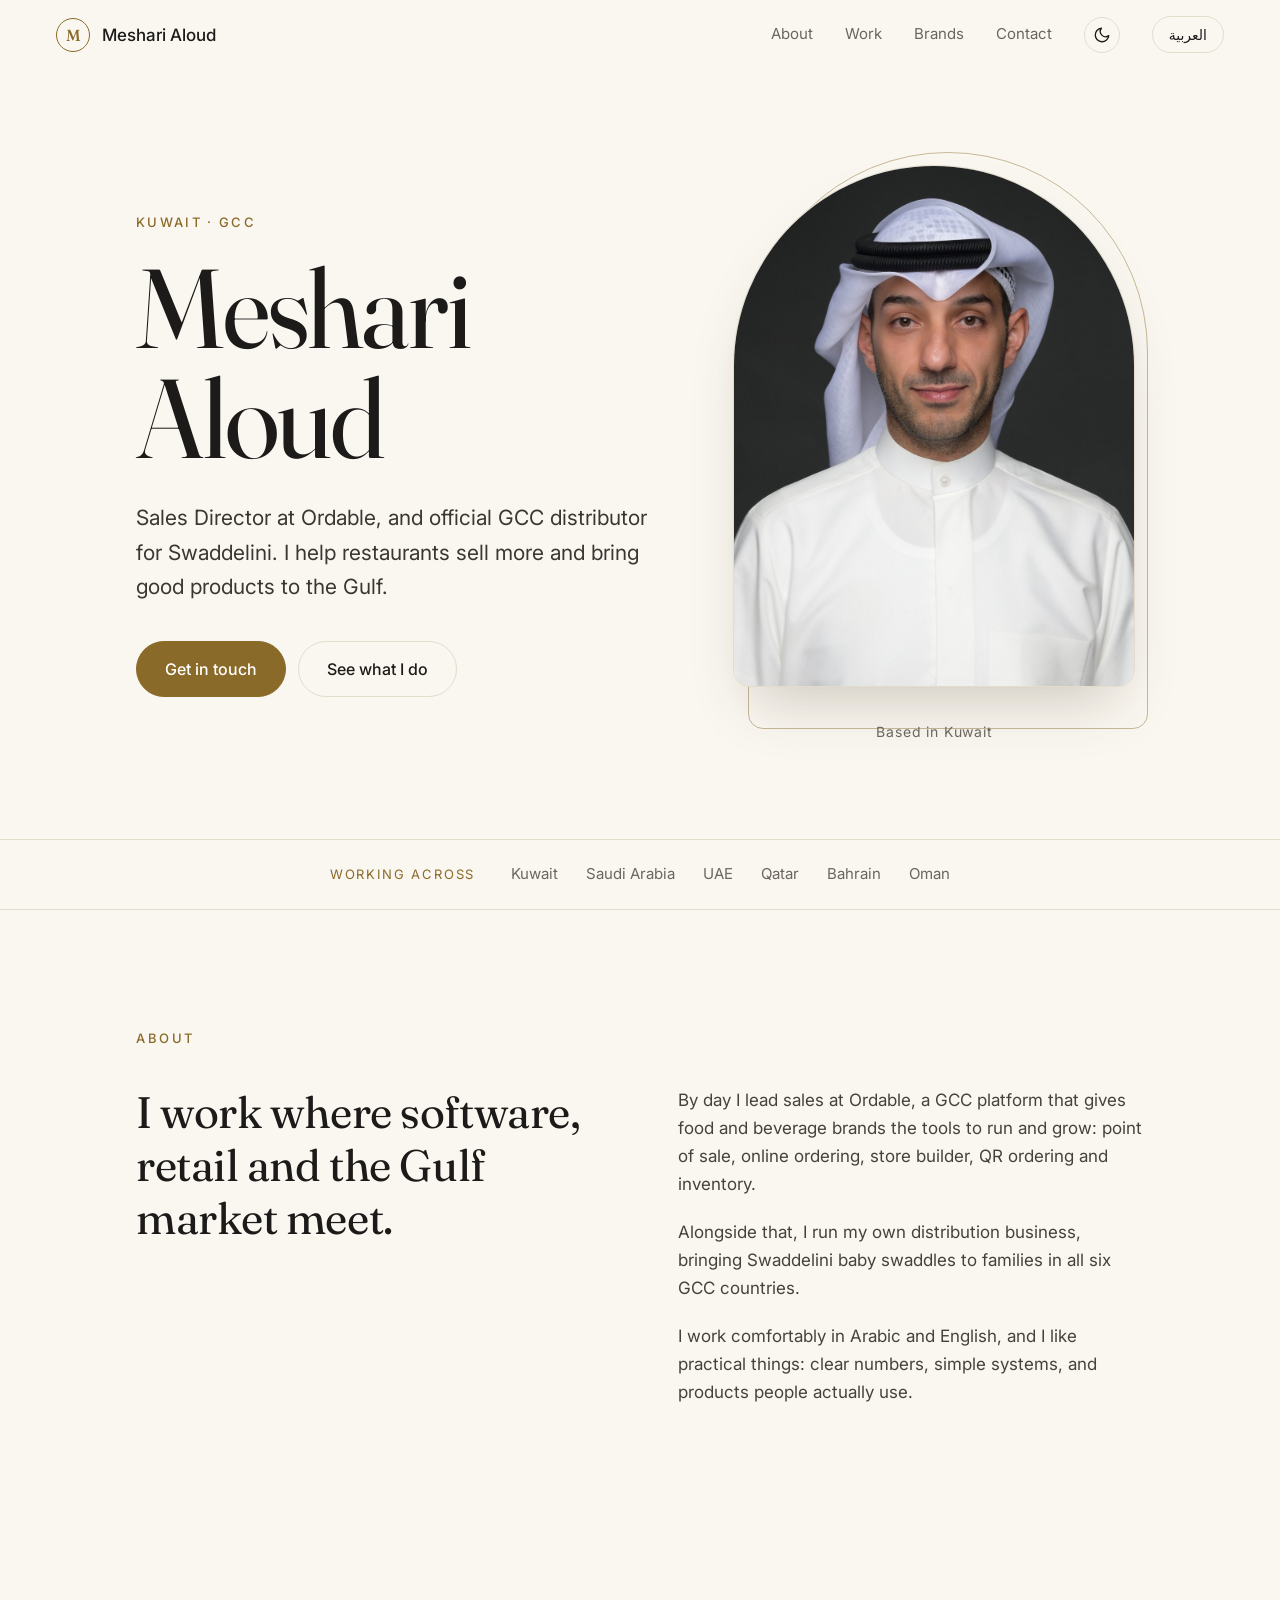
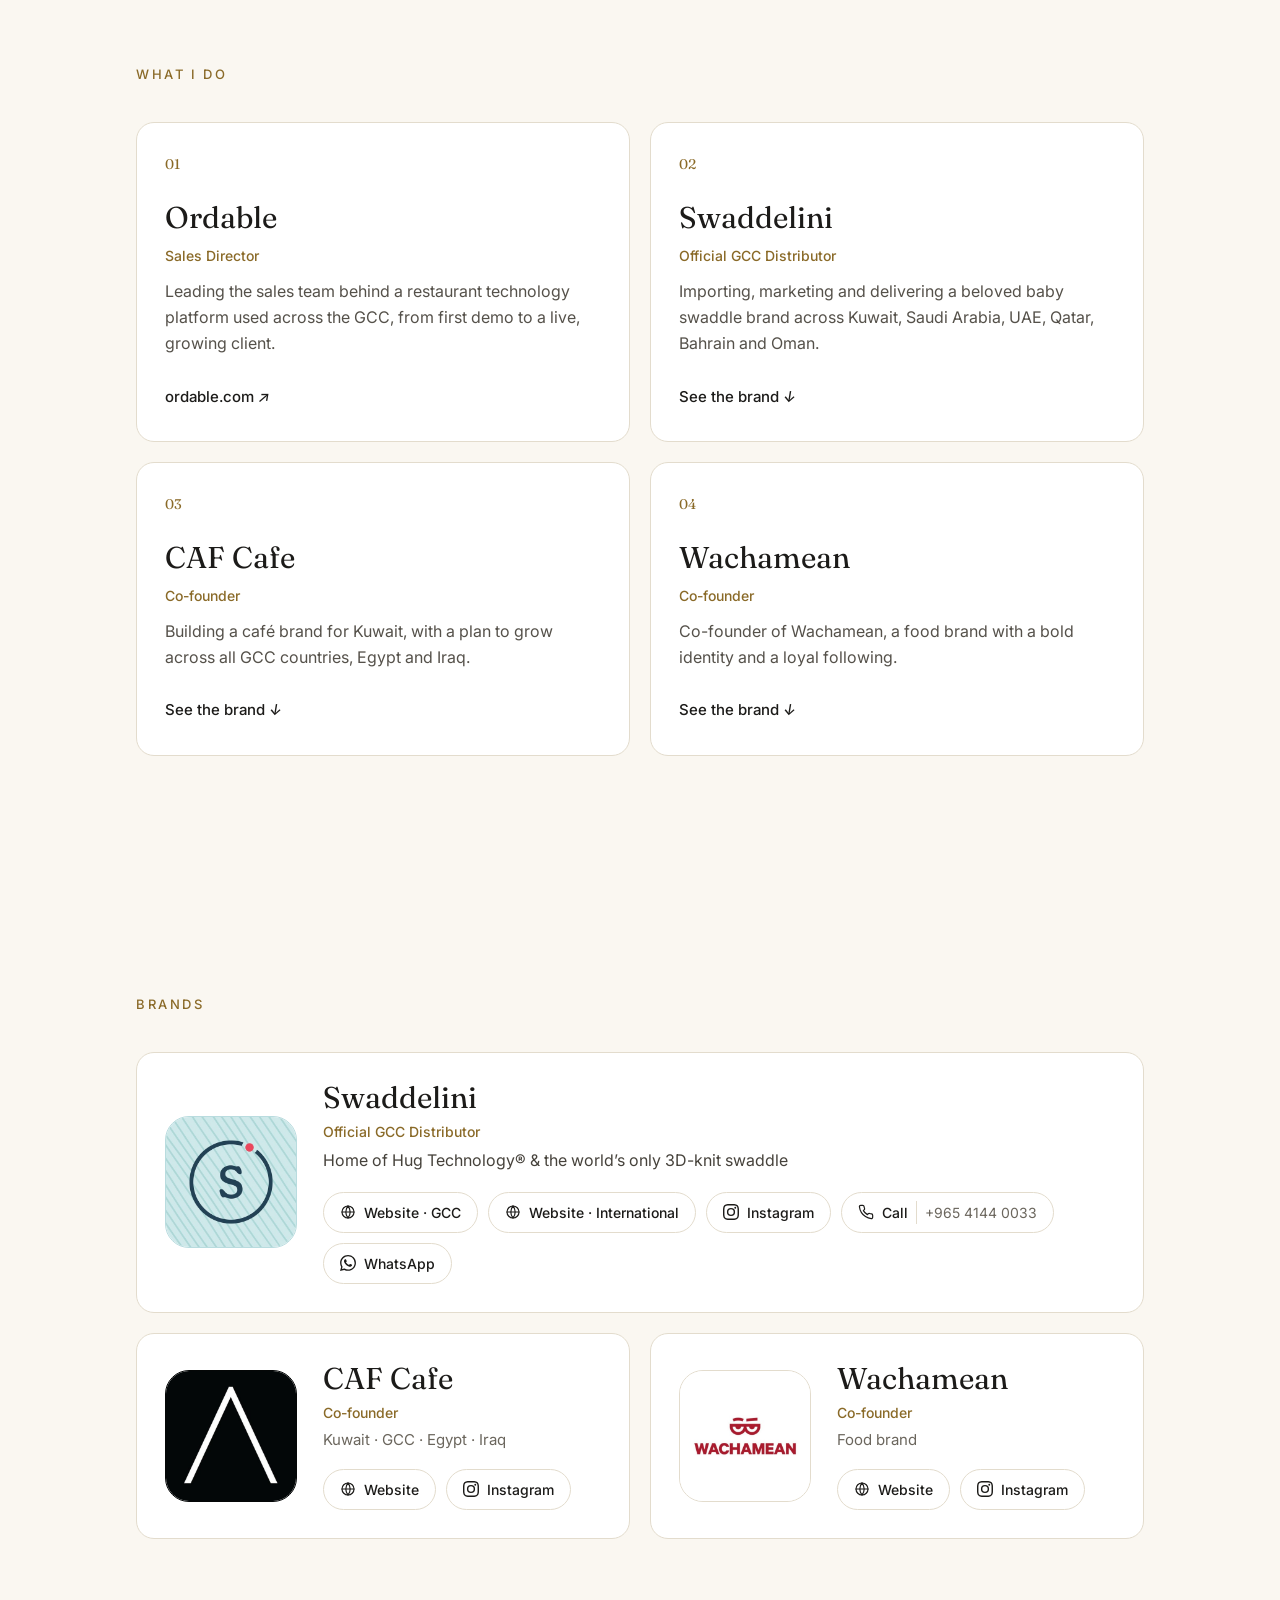
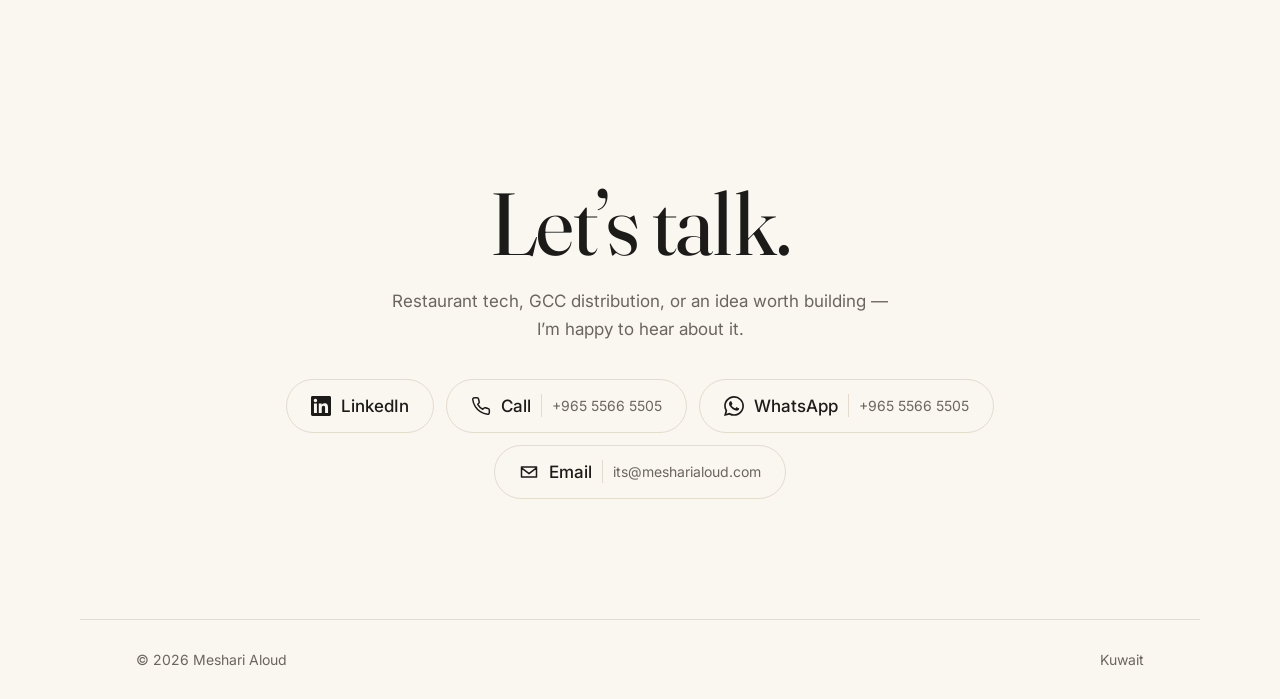
<file: index.html>
<!DOCTYPE html>
<html lang="en" dir="ltr">
<head>
<meta charset="utf-8">
<meta name="viewport" content="width=device-width, initial-scale=1">
<title>Meshari Aloud — Sales Director · Co-founder · Kuwait</title>
<meta name="description" content="Meshari Aloud — Sales Director at Ordable and official GCC distributor for Swaddelini. Based in Kuwait, building across the Gulf.">
<meta name="theme-color" content="#161616">
<meta name="color-scheme" content="dark light">
<link rel="canonical" href="https://www.mesharialoud.com/">
<meta property="og:type" content="website">
<meta property="og:title" content="Meshari Aloud">
<meta property="og:description" content="Sales Director at Ordable. GCC distributor for Swaddelini. Based in Kuwait.">
<meta property="og:image" content="https://www.mesharialoud.com/assets/og.jpg">
<meta property="og:url" content="https://www.mesharialoud.com/">
<meta name="twitter:card" content="summary_large_image">
<link rel="preconnect" href="https://fonts.googleapis.com">
<link rel="preconnect" href="https://fonts.gstatic.com" crossorigin>
<link href="https://fonts.googleapis.com/css2?family=Fraunces:opsz,wght@9..144,400;9..144,500&family=Inter:wght@400;500;600&family=IBM+Plex+Sans+Arabic:wght@400;500;600&display=swap" rel="stylesheet">
<script>
(function(){var t=null;try{t=localStorage.getItem("theme")}catch(e){}
if(!t)t=window.matchMedia&&matchMedia("(prefers-color-scheme: light)").matches?"light":"dark";
document.documentElement.dataset.theme=t;})();
</script>
<link rel="stylesheet" href="style.css">
</head>
<body>
<svg width="0" height="0" style="position:absolute" aria-hidden="true">
  <symbol id="i-ig" viewBox="0 0 24 24"><path fill="currentColor" d="M12 2.16c3.2 0 3.58.01 4.85.07 3.25.15 4.77 1.69 4.92 4.92.06 1.27.07 1.65.07 4.85s-.01 3.58-.07 4.85c-.15 3.23-1.66 4.77-4.92 4.92-1.27.06-1.64.07-4.85.07s-3.58-.01-4.85-.07c-3.26-.15-4.77-1.7-4.92-4.92C2.17 15.58 2.16 15.2 2.16 12s.01-3.58.07-4.85C2.38 3.92 3.9 2.38 7.15 2.23 8.42 2.17 8.8 2.16 12 2.16zM12 0C8.74 0 8.33.01 7.05.07 2.7.27.27 2.69.07 7.05.01 8.33 0 8.74 0 12s.01 3.67.07 4.95c.2 4.36 2.62 6.78 6.98 6.98C8.33 23.99 8.74 24 12 24s3.67-.01 4.95-.07c4.35-.2 6.78-2.62 6.98-6.98.06-1.28.07-1.69.07-4.95s-.01-3.67-.07-4.95c-.2-4.35-2.62-6.78-6.98-6.98C15.67.01 15.26 0 12 0zm0 5.84a6.16 6.16 0 1 0 0 12.32 6.16 6.16 0 0 0 0-12.32zM12 16a4 4 0 1 1 0-8 4 4 0 0 1 0 8zm6.4-11.85a1.44 1.44 0 1 0 0 2.88 1.44 1.44 0 0 0 0-2.88z"/></symbol>
  <symbol id="i-globe" viewBox="0 0 24 24"><g fill="none" stroke="currentColor" stroke-width="1.8" stroke-linecap="round" stroke-linejoin="round"><circle cx="12" cy="12" r="9"/><path d="M3 12h18M12 3a14 14 0 0 1 0 18M12 3a14 14 0 0 0 0 18"/></g></symbol>
  <symbol id="i-phone" viewBox="0 0 24 24"><path fill="none" stroke="currentColor" stroke-width="1.8" stroke-linecap="round" stroke-linejoin="round" d="M22 16.92v3a2 2 0 0 1-2.18 2 19.79 19.79 0 0 1-8.63-3.07 19.5 19.5 0 0 1-6-6 19.79 19.79 0 0 1-3.07-8.67A2 2 0 0 1 4.11 2h3a2 2 0 0 1 2 1.72 12.84 12.84 0 0 0 .7 2.81 2 2 0 0 1-.45 2.11L8.09 9.91a16 16 0 0 0 6 6l1.27-1.27a2 2 0 0 1 2.11-.45 12.84 12.84 0 0 0 2.81.7A2 2 0 0 1 22 16.92z"/></symbol>
  <symbol id="i-wa" viewBox="0 0 24 24"><path fill="currentColor" d="M17.47 14.38c-.3-.15-1.76-.87-2.03-.97-.27-.1-.47-.15-.67.15-.2.3-.77.97-.94 1.16-.17.2-.35.22-.64.07-.3-.15-1.26-.46-2.4-1.48-.88-.79-1.48-1.76-1.65-2.06-.17-.3-.02-.46.13-.6.13-.14.3-.35.45-.52.15-.17.2-.3.3-.5.1-.2.05-.37-.02-.52-.08-.15-.67-1.61-.92-2.2-.24-.58-.49-.5-.67-.51h-.57c-.2 0-.52.07-.79.37-.27.3-1.04 1.02-1.04 2.48 0 1.46 1.07 2.88 1.21 3.07.15.2 2.1 3.2 5.08 4.49.71.3 1.26.49 1.7.63.71.23 1.36.2 1.87.12.57-.08 1.76-.72 2.01-1.41.25-.7.25-1.29.17-1.41-.07-.13-.27-.2-.57-.35m-5.42 7.4h-.01a9.87 9.87 0 0 1-5.03-1.38l-.36-.21-3.74.98 1-3.65-.24-.37a9.86 9.86 0 0 1-1.51-5.26c0-5.45 4.44-9.88 9.89-9.88 2.64 0 5.12 1.03 6.99 2.9a9.82 9.82 0 0 1 2.89 6.99c0 5.45-4.44 9.88-9.88 9.88m8.41-18.3A11.82 11.82 0 0 0 12.05 0C5.5 0 .16 5.34.16 11.89c0 2.1.55 4.14 1.59 5.95L.06 24l6.3-1.65a11.88 11.88 0 0 0 5.68 1.45h.01c6.55 0 11.89-5.34 11.89-11.89 0-3.18-1.24-6.17-3.48-8.41z"/></symbol>
</svg>

<header class="nav">
  <a class="brand" href="#top" aria-label="Meshari Aloud">
    <span class="mark">M</span>
    <span class="brand-name"><span data-l="en">Meshari Aloud</span><span data-l="ar">مشاري العود</span></span>
  </a>
  <nav>
    <a href="#about"><span data-l="en">About</span><span data-l="ar">نبذة</span></a>
    <a href="#work"><span data-l="en">Work</span><span data-l="ar">أعمالي</span></a>
    <a href="#brands"><span data-l="en">Brands</span><span data-l="ar">العلامات</span></a>
    <a href="#contact"><span data-l="en">Contact</span><span data-l="ar">تواصل</span></a>
    <button id="theme" class="icon-btn" type="button" aria-label="Toggle light / dark theme">
      <svg class="i-sun" viewBox="0 0 24 24" aria-hidden="true"><g fill="none" stroke="currentColor" stroke-width="1.8" stroke-linecap="round"><circle cx="12" cy="12" r="4"/><path d="M12 2v2M12 20v2M4.9 4.9l1.4 1.4M17.7 17.7l1.4 1.4M2 12h2M20 12h2M4.9 19.1l1.4-1.4M17.7 6.3l1.4-1.4"/></g></svg>
      <svg class="i-moon" viewBox="0 0 24 24" aria-hidden="true"><path fill="none" stroke="currentColor" stroke-width="1.8" stroke-linecap="round" stroke-linejoin="round" d="M21 12.8A9 9 0 1 1 11.2 3a7 7 0 0 0 9.8 9.8z"/></svg>
    </button>
    <button id="lang" class="lang" type="button" aria-label="Switch language">
      <span data-l="en">العربية</span><span data-l="ar">English</span>
    </button>
  </nav>
</header>

<main id="top">

  <section class="hero">
    <div class="hero-text">
      <p class="eyebrow">
        <span data-l="en">Kuwait · GCC</span><span data-l="ar">الكويت · الخليج</span>
      </p>
      <h1>
        <span data-l="en">Meshari<br>Aloud</span>
        <span data-l="ar">مشاري<br>العود</span>
      </h1>
      <p class="lead">
        <span data-l="en">Sales Director at Ordable, and official GCC distributor for Swaddelini. I help restaurants sell more and bring good products to the Gulf.</span>
        <span data-l="ar">مدير المبيعات في «أوردبل»، والموزّع الرسمي لعلامة «سواديليني» في دول الخليج. أساعد المطاعم على النمو، وأجلب المنتجات المميزة إلى المنطقة.</span>
      </p>
      <div class="cta">
        <a class="btn primary" href="mailto:its@mesharialoud.com"><span data-l="en">Get in touch</span><span data-l="ar">تواصل معي</span></a>
        <a class="btn ghost" href="#work"><span data-l="en">See what I do</span><span data-l="ar">ما أعمل عليه</span></a>
      </div>
    </div>

    <figure class="portrait">
      <div class="frame">
        <img src="assets/meshari.jpg" width="1000" height="1386" alt="Portrait of Meshari Aloud" fetchpriority="high">
      </div>
      <figcaption>
        <span data-l="en">Based in Kuwait</span><span data-l="ar">مقيم في الكويت</span>
      </figcaption>
    </figure>
  </section>

  <section class="strip" aria-label="Markets">
    <p class="strip-label"><span data-l="en">Working across</span><span data-l="ar">أعمل في</span></p>
    <ul>
      <li><span data-l="en">Kuwait</span><span data-l="ar">الكويت</span></li>
      <li><span data-l="en">Saudi Arabia</span><span data-l="ar">السعودية</span></li>
      <li><span data-l="en">UAE</span><span data-l="ar">الإمارات</span></li>
      <li><span data-l="en">Qatar</span><span data-l="ar">قطر</span></li>
      <li><span data-l="en">Bahrain</span><span data-l="ar">البحرين</span></li>
      <li><span data-l="en">Oman</span><span data-l="ar">عُمان</span></li>
    </ul>
  </section>

  <section id="about" class="about">
    <h2 class="sec-title"><span data-l="en">About</span><span data-l="ar">نبذة</span></h2>
    <div class="about-grid">
      <p class="big">
        <span data-l="en">I work where software, retail and the Gulf market meet.</span>
        <span data-l="ar">أعمل حيث تلتقي التقنية والتجزئة وسوق الخليج.</span>
      </p>
      <div class="prose">
        <p>
          <span data-l="en">By day I lead sales at Ordable, a GCC platform that gives food and beverage brands the tools to run and grow: point of sale, online ordering, store builder, QR ordering and inventory.</span>
          <span data-l="ar">أقود المبيعات في «أوردبل»، المنصة الخليجية التي تمنح علامات المأكولات والمشروبات أدوات التشغيل والنمو: نقاط البيع، الطلب عبر الإنترنت، منشئ المتاجر، الطلب عبر رمز QR، والمخزون.</span>
        </p>
        <p>
          <span data-l="en">Alongside that, I run my own distribution business, bringing Swaddelini baby swaddles to families in all six GCC countries.</span>
          <span data-l="ar">وبالتوازي، أدير نشاطي التجاري في التوزيع، وأوصل مُلفّات «سواديليني» للأطفال حديثي الولادة إلى العائلات في دول الخليج الست.</span>
        </p>
        <p>
          <span data-l="en">I work comfortably in Arabic and English, and I like practical things: clear numbers, simple systems, and products people actually use.</span>
          <span data-l="ar">أعمل بالعربية والإنجليزية بسلاسة، وأحب الأشياء العملية: أرقام واضحة، وأنظمة بسيطة، ومنتجات يستخدمها الناس فعلاً.</span>
        </p>
      </div>
    </div>
  </section>

  <section id="work" class="work">
    <h2 class="sec-title"><span data-l="en">What I do</span><span data-l="ar">ما أعمل عليه</span></h2>

    <div class="cards">
      <article class="card">
        <span class="num">01</span>
        <h3>Ordable</h3>
        <p class="role"><span data-l="en">Sales Director</span><span data-l="ar">مدير المبيعات</span></p>
        <p>
          <span data-l="en">Leading the sales team behind a restaurant technology platform used across the GCC, from first demo to a live, growing client.</span>
          <span data-l="ar">أقود فريق المبيعات في منصة تقنية للمطاعم تُستخدم في الخليج، من أول عرض توضيحي حتى يصبح العميل شريكاً ناجحاً.</span>
        </p>
        <a class="more" href="https://www.ordable.com" target="_blank" rel="noopener"><span data-l="en">ordable.com</span><span data-l="ar">ordable.com</span> <i aria-hidden="true">↗</i></a>
      </article>

      <article class="card">
        <span class="num">02</span>
        <h3>Swaddelini</h3>
        <p class="role"><span data-l="en">Official GCC Distributor</span><span data-l="ar">الموزّع الرسمي في الخليج</span></p>
        <p>
          <span data-l="en">Importing, marketing and delivering a beloved baby swaddle brand across Kuwait, Saudi Arabia, UAE, Qatar, Bahrain and Oman.</span>
          <span data-l="ar">استيراد وتسويق وتوصيل علامة محبوبة لمُلفّات الأطفال في الكويت والسعودية والإمارات وقطر والبحرين وعُمان.</span>
        </p>
        <a class="more" href="#brands"><span data-l="en">See the brand</span><span data-l="ar">تعرّف على العلامة</span> <i aria-hidden="true">↓</i></a>
      </article>

      <article class="card">
        <span class="num">03</span>
        <h3>CAF Cafe</h3>
        <p class="role"><span data-l="en">Co-founder</span><span data-l="ar">شريك مؤسس</span></p>
        <p>
          <span data-l="en">Building a café brand for Kuwait, with a plan to grow across all GCC countries, Egypt and Iraq.</span>
          <span data-l="ar">أبني علامة مقاهٍ انطلاقاً من الكويت، بخطة للتوسع في جميع دول الخليج ومصر والعراق.</span>
        </p>
        <a class="more" href="#brands"><span data-l="en">See the brand</span><span data-l="ar">تعرّف على العلامة</span> <i aria-hidden="true">↓</i></a>
      </article>

      <article class="card">
        <span class="num">04</span>
        <h3>Wachamean</h3>
        <p class="role"><span data-l="en">Co-founder</span><span data-l="ar">شريك مؤسس</span></p>
        <p>
          <span data-l="en">Co-founder of Wachamean, a food brand with a bold identity and a loyal following.</span>
          <span data-l="ar">شريك مؤسس في «Wachamean»، علامة مأكولات بهوية جريئة وجمهور وفيّ.</span>
        </p>
        <a class="more" href="#brands"><span data-l="en">See the brand</span><span data-l="ar">تعرّف على العلامة</span> <i aria-hidden="true">↓</i></a>
      </article>
    </div>
  </section>

  <section id="brands" class="brands">
    <h2 class="sec-title"><span data-l="en">Brands</span><span data-l="ar">العلامات التجارية</span></h2>
    <div class="brand-grid">

      <article class="brand-card wide">
        <div class="logo logo-teal"><img src="assets/swaddelini.jpg" width="420" height="420" alt="Swaddelini logo"></div>
        <div class="brand-body">
          <h3>Swaddelini</h3>
          <p class="role"><span data-l="en">Official GCC Distributor</span><span data-l="ar">الموزّع الرسمي في الخليج</span></p>
          <p class="tagline">
            <span data-l="en">Home of Hug Technology® &amp; the world’s only 3D-knit swaddle</span>
            <span data-l="ar">موطن تقنية العناق® والمُلفّة الوحيدة في العالم المحبوكة بتقنية 3D</span>
          </p>
          <div class="brand-links">
            <a href="https://www.swaddelini.me" target="_blank" rel="noopener"><svg><use href="#i-globe"/></svg><span data-l="en">Website · GCC</span><span data-l="ar">الموقع · الخليج</span></a>
            <a href="https://www.swaddelini.com" target="_blank" rel="noopener"><svg><use href="#i-globe"/></svg><span data-l="en">Website · International</span><span data-l="ar">الموقع · عالمي</span></a>
            <a href="https://www.instagram.com/swaddelini/" target="_blank" rel="noopener"><svg><use href="#i-ig"/></svg>Instagram</a>
            <a href="tel:+96541440033"><svg><use href="#i-phone"/></svg><span data-l="en">Call</span><span data-l="ar">اتصال</span> <span class="num-ltr" dir="ltr">+965 4144 0033</span></a>
            <a href="https://wa.me/96541440033" target="_blank" rel="noopener"><svg><use href="#i-wa"/></svg>WhatsApp</a>
          </div>
        </div>
      </article>

      <article class="brand-card">
        <div class="logo logo-dark"><img src="assets/caf.jpg" width="420" height="420" alt="CAF Cafe logo"></div>
        <div class="brand-body">
          <h3>CAF Cafe</h3>
          <p class="role"><span data-l="en">Co-founder</span><span data-l="ar">شريك مؤسس</span></p>
          <p class="where"><span data-l="en">Kuwait · GCC · Egypt · Iraq</span><span data-l="ar">الكويت · الخليج · مصر · العراق</span></p>
          <div class="brand-links">
            <a href="https://cafcafe.com/" target="_blank" rel="noopener"><svg><use href="#i-globe"/></svg><span data-l="en">Website</span><span data-l="ar">الموقع</span></a>
            <a href="https://www.instagram.com/cafcafe.com" target="_blank" rel="noopener"><svg><use href="#i-ig"/></svg>Instagram</a>
          </div>
        </div>
      </article>

      <article class="brand-card">
        <div class="logo logo-light"><img src="assets/wachamean.jpg" width="420" height="420" alt="Wachamean logo"></div>
        <div class="brand-body">
          <h3>Wachamean</h3>
          <p class="role"><span data-l="en">Co-founder</span><span data-l="ar">شريك مؤسس</span></p>
          <p class="where"><span data-l="en">Food brand</span><span data-l="ar">علامة مأكولات</span></p>
          <div class="brand-links">
            <a href="https://www.wachamean.com" target="_blank" rel="noopener"><svg><use href="#i-globe"/></svg><span data-l="en">Website</span><span data-l="ar">الموقع</span></a>
            <a href="https://www.instagram.com/eatwachamean" target="_blank" rel="noopener"><svg><use href="#i-ig"/></svg>Instagram</a>
          </div>
        </div>
      </article>

    </div>
  </section>

  <section id="contact" class="contact">
    <h2><span data-l="en">Let’s talk.</span><span data-l="ar">لنتحدث.</span></h2>
    <p>
      <span data-l="en">Restaurant tech, GCC distribution, or an idea worth building — I’m happy to hear about it.</span>
      <span data-l="ar">تقنية المطاعم، التوزيع في الخليج، أو فكرة تستحق التنفيذ — يسعدني سماعها.</span>
    </p>
    <ul id="links" class="links"></ul>
  </section>
</main>

<footer>
  <span>© <span id="year">2026</span> Meshari Aloud</span>
  <span><span data-l="en">Kuwait</span><span data-l="ar">الكويت</span></span>
</footer>

<script src="script.js"></script>
</body>
</html>
</file>
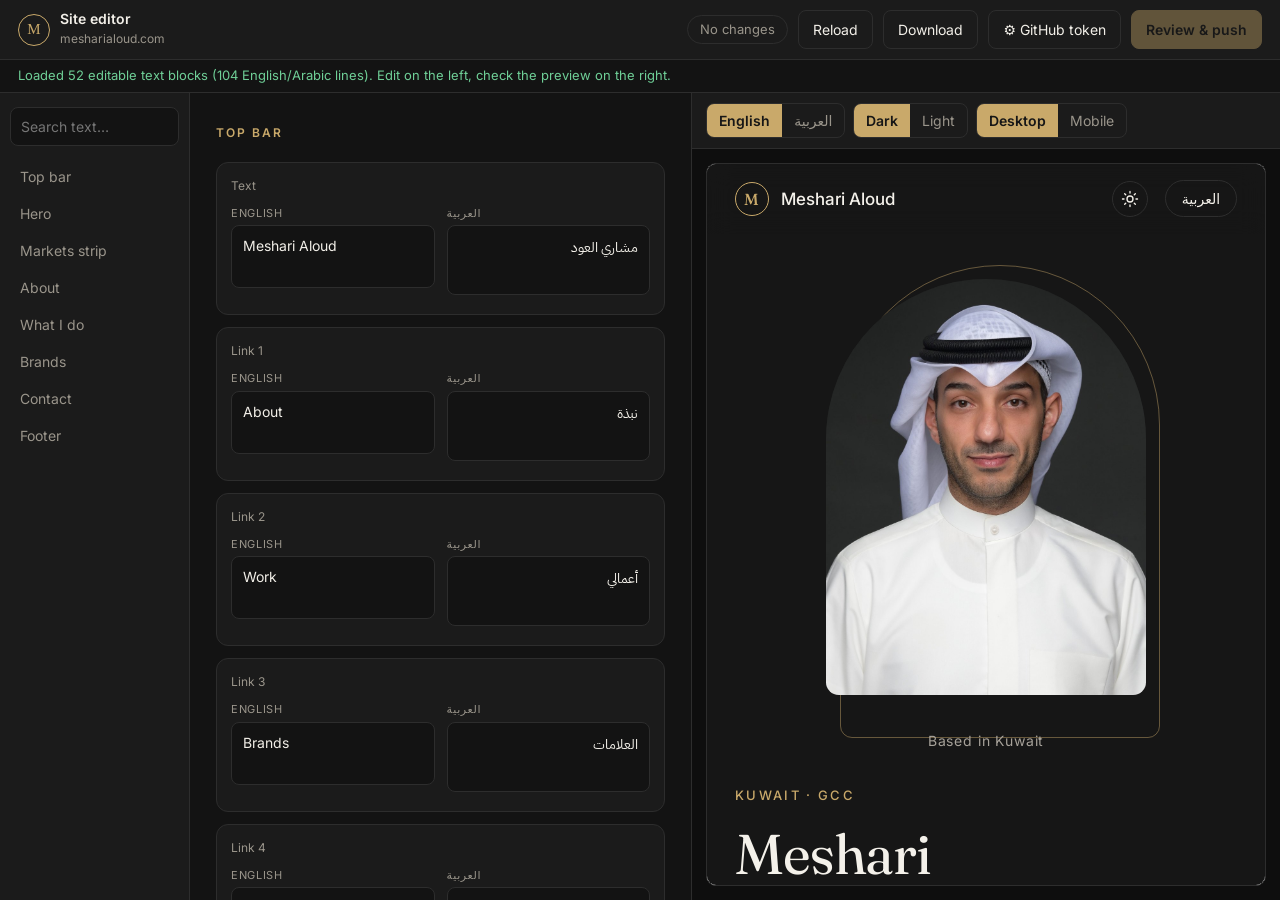
<file: admin/index.html>
<!DOCTYPE html>
<html lang="en" dir="ltr">
<head>
<meta charset="utf-8">
<meta name="viewport" content="width=device-width, initial-scale=1">
<meta name="robots" content="noindex, nofollow">
<title>Site editor · mesharialoud.com</title>
<link rel="preconnect" href="https://fonts.googleapis.com">
<link rel="preconnect" href="https://fonts.gstatic.com" crossorigin>
<link href="https://fonts.googleapis.com/css2?family=Inter:wght@400;500;600&family=IBM+Plex+Sans+Arabic:wght@400;500;600&display=swap" rel="stylesheet">
<style>
:root{--bg:#131313;--panel:#1b1b1b;--panel2:#222;--line:#2d2d2d;--ink:#f2efe8;--mute:#9a958b;--accent:#c9a96a;--ok:#6fcf97;--bad:#eb6a6a;--chg:#e8c26a}
*{box-sizing:border-box;margin:0;padding:0}
body{background:var(--bg);color:var(--ink);font:400 14px/1.5 Inter,system-ui,sans-serif;height:100vh;display:flex;flex-direction:column;overflow:hidden}
button{font:inherit;color:inherit;cursor:pointer}
.top{display:flex;align-items:center;gap:10px;padding:10px 18px;border-bottom:1px solid var(--line);background:var(--panel);flex:none}
.mk{width:32px;height:32px;border:1px solid var(--accent);border-radius:50%;display:grid;place-items:center;color:var(--accent);font:500 15px Georgia,serif}
.ttl b{display:block;font-weight:600;line-height:1.1}.ttl span{color:var(--mute);font-size:12px}
.sp{flex:1}
.chip{padding:4px 12px;border-radius:999px;border:1px solid var(--line);color:var(--mute);font-size:13px}
.chip.on{color:var(--chg);border-color:var(--chg)}
.btn{padding:8px 14px;border-radius:8px;border:1px solid var(--line);background:transparent;transition:.15s}
.btn:hover{border-color:var(--accent);color:var(--accent)}
.btn.primary{background:var(--accent);color:#161616;border-color:var(--accent);font-weight:600}
.btn.primary:hover{background:#dcc185;color:#161616}
.btn:disabled{opacity:.4;cursor:not-allowed;pointer-events:none}
.status{padding:6px 18px;font-size:13px;color:var(--mute);border-bottom:1px solid var(--line);flex:none;min-height:30px}
.status.err{color:var(--bad)}.status.ok{color:var(--ok)}
.mtabs{display:none}
.grid{flex:1;min-height:0;display:grid;grid-template-columns:190px minmax(0,1fr) minmax(380px,46%)}
aside{border-right:1px solid var(--line);padding:14px 10px;overflow:auto;background:var(--panel)}
aside input{width:100%;padding:8px 10px;margin-bottom:12px;background:var(--bg);border:1px solid var(--line);border-radius:8px;color:var(--ink);font:inherit}
aside a{display:flex;justify-content:space-between;align-items:center;padding:8px 10px;border-radius:8px;color:var(--mute);text-decoration:none;cursor:pointer}
aside a:hover{background:var(--panel2);color:var(--ink)}
aside a i{font-style:normal;font-size:12px;color:var(--chg)}
#editor{overflow:auto;padding:22px 26px 80px}
.grp{margin-bottom:34px}
.grp>h2{font:600 12px Inter;letter-spacing:.16em;text-transform:uppercase;color:var(--accent);margin-bottom:12px;position:sticky;top:-22px;background:var(--bg);padding:10px 0;z-index:2}
.item{background:var(--panel);border:1px solid var(--line);border-radius:12px;padding:14px;margin-bottom:12px}
.item.hide{display:none}
.lbl{display:flex;gap:8px;align-items:center;margin-bottom:10px;font-size:12px;color:var(--mute)}
.lbl b{color:var(--ink);font-weight:600}
.cols{display:grid;grid-template-columns:1fr 1fr;gap:12px}
.cols.one{grid-template-columns:1fr}
.fld{position:relative}
.fld small{display:flex;justify-content:space-between;color:var(--mute);font-size:11px;letter-spacing:.06em;text-transform:uppercase;margin-bottom:4px}
.fld small button{background:none;border:0;color:var(--chg);font-size:12px;text-transform:none;letter-spacing:0;display:none}
.fld.changed small button{display:inline}
textarea{width:100%;resize:none;overflow:hidden;background:var(--bg);color:var(--ink);border:1px solid var(--line);border-radius:8px;padding:9px 11px;font:inherit;line-height:1.55;transition:border-color .15s}
textarea:focus{outline:none;border-color:var(--accent)}
.fld.changed textarea{border-color:var(--chg);background:#1a1810}
textarea[dir=rtl]{font-family:'IBM Plex Sans Arabic',Inter,sans-serif;line-height:1.8;text-align:right}
textarea[readonly]{opacity:.55}
#pv{border-left:1px solid var(--line);display:flex;flex-direction:column;min-height:0;background:#0e0e0e}
.pvbar{display:flex;gap:8px;flex-wrap:wrap;padding:10px 14px;border-bottom:1px solid var(--line);background:var(--panel)}
.seg{display:inline-flex;border:1px solid var(--line);border-radius:8px;overflow:hidden}
.seg button{background:none;border:0;padding:6px 12px;color:var(--mute)}
.seg button.on{background:var(--accent);color:#161616;font-weight:600}
.pvwrap{flex:1;min-height:0;overflow:auto;display:flex;justify-content:center;padding:14px}
#frame{border:1px solid var(--line);border-radius:10px;background:#fff;width:100%;height:100%;min-height:600px;transition:width .2s}
#frame.mobile{width:390px}
.modal{position:fixed;inset:0;background:rgba(0,0,0,.7);display:none;align-items:center;justify-content:center;z-index:50;padding:20px}
.modal.open{display:flex}
.box{background:var(--panel);border:1px solid var(--line);border-radius:16px;width:min(760px,100%);max-height:90vh;display:flex;flex-direction:column}
.box>h3{padding:18px 22px;border-bottom:1px solid var(--line);font-size:17px}
.bd{padding:18px 22px;overflow:auto}
.ft{padding:14px 22px;border-top:1px solid var(--line);display:flex;gap:10px;justify-content:flex-end;align-items:center}
.diff{border:1px solid var(--line);border-radius:10px;padding:10px 12px;margin-bottom:10px}
.diff .w{color:var(--mute);font-size:12px;margin-bottom:6px}
.diff .o{color:var(--bad);text-decoration:line-through;white-space:pre-wrap}
.diff .n{color:var(--ok);white-space:pre-wrap}
.diff .rtl{direction:rtl;text-align:right;font-family:'IBM Plex Sans Arabic',sans-serif}
.bd label{display:block;color:var(--mute);font-size:12px;margin:14px 0 6px}
.bd input[type=text],.bd input[type=password]{width:100%;padding:10px 12px;background:var(--bg);border:1px solid var(--line);border-radius:8px;color:var(--ink);font:inherit}
.bd ol{margin:10px 0 0 20px;color:#cfcac0}.bd li{margin-bottom:6px}
.bd a{color:var(--accent)}
.bd .row{display:flex;align-items:center;gap:8px;margin-top:12px;color:var(--mute)}
@media (max-width:1100px){
  .grid{grid-template-columns:1fr}
  aside{display:none}
  #pv{border-left:0}
  .mtabs{display:flex;border-bottom:1px solid var(--line);flex:none}
  .mtabs button{flex:1;padding:10px;background:none;border:0;color:var(--mute);border-bottom:2px solid transparent}
  .mtabs button.on{color:var(--accent);border-color:var(--accent)}
  body.v-edit #pv{display:none} body.v-prev #editor{display:none}
  .cols{grid-template-columns:1fr}
  .top .btn{padding:6px 10px}
}
</style>
</head>
<body class="v-edit">

<header class="top">
  <div class="mk">M</div>
  <div class="ttl"><b>Site editor</b><span>mesharialoud.com</span></div>
  <div class="sp"></div>
  <span id="chg" class="chip">No changes</span>
  <button class="btn" id="bReload" title="Reload the latest version from GitHub">Reload</button>
  <button class="btn" id="bDl">Download</button>
  <button class="btn" id="bSet">⚙ GitHub token</button>
  <button class="btn primary" id="bReview" disabled>Review &amp; push</button>
</header>
<div id="status" class="status">Loading…</div>
<div class="mtabs"><button id="tEdit" class="on">Edit text</button><button id="tPrev">Preview</button></div>

<main class="grid">
  <aside id="side"><input id="q" placeholder="Search text…" type="search"><div id="nav"></div></aside>
  <section id="editor"></section>
  <section id="pv">
    <div class="pvbar">
      <div class="seg" id="sLang"><button data-v="en" class="on">English</button><button data-v="ar">العربية</button></div>
      <div class="seg" id="sTheme"><button data-v="dark" class="on">Dark</button><button data-v="light">Light</button></div>
      <div class="seg" id="sDev"><button data-v="desk" class="on">Desktop</button><button data-v="mobile">Mobile</button></div>
    </div>
    <div class="pvwrap"><iframe id="frame" title="Preview"></iframe></div>
  </section>
</main>

<!-- Review modal -->
<div class="modal" id="mReview"><div class="box">
  <h3>Review changes before pushing</h3>
  <div class="bd"><div id="diffs"></div>
    <label for="msg">Commit message</label>
    <input type="text" id="msg" value="Update site text">
  </div>
  <div class="ft"><span id="pushStatus" style="margin-right:auto;font-size:13px"></span>
    <button class="btn" id="cReview">Keep editing</button>
    <button class="btn primary" id="bPush">Push to GitHub</button></div>
</div></div>

<!-- Token modal -->
<div class="modal" id="mTok"><div class="box">
  <h3>GitHub token</h3>
  <div class="bd">
    <p style="color:#cfcac0">Pushing needs a personal access token limited to this one repository. It is stored only in this browser, never on the site.</p>
    <ol>
      <li>Open <a href="https://github.com/settings/personal-access-tokens/new" target="_blank" rel="noopener">github.com/settings/personal-access-tokens/new</a></li>
      <li>Token name: <b>site-editor</b>. Expiration: your choice (e.g. 1 year).</li>
      <li>Repository access: <b>Only select repositories</b> → <b>mesharialoud.github.io</b></li>
      <li>Permissions → Repository permissions → <b>Contents: Read and write</b></li>
      <li>Generate token, copy it and paste it below.</li>
    </ol>
    <label for="tok">Token</label>
    <input type="password" id="tok" placeholder="github_pat_…" autocomplete="off">
    <div class="row"><input type="checkbox" id="rem" checked><label for="rem" style="margin:0">Remember on this device</label></div>
    <p id="tokStatus" style="margin-top:12px;font-size:13px"></p>
  </div>
  <div class="ft">
    <button class="btn" id="bForget">Remove token</button>
    <button class="btn" id="bTest">Test</button>
    <button class="btn primary" id="bSave">Save</button>
    <button class="btn" id="cTok">Close</button>
  </div>
</div></div>

<script>
const REPO={owner:'mesharialoud',repo:'mesharialoud.github.io',branch:'main',path:'index.html'};
const API=`https://api.github.com/repos/${REPO.owner}/${REPO.repo}/contents/${REPO.path}`;
const $=id=>document.getElementById(id);
const SECTION_TITLES={nav:'Top bar',hero:'Hero',strip:'Markets strip',about:'About',work:'What I do',brands:'Brands',contact:'Contact',footer:'Footer'};

let SRC='',spans=[],orig=[],vals=[],items=[],locked=new Set(),loaded=false;

/* ---------- helpers ---------- */
const ta=document.createElement('textarea');
function decode(raw){ if(/<(?!br\s*\/?>)/i.test(raw)) return null;
  ta.innerHTML=raw.replace(/<br\s*\/?>/gi,'\n'); return ta.value; }
function encode(v){return v.replace(/&/g,'&amp;').replace(/</g,'&lt;').replace(/>/g,'&gt;').replace(/\r?\n/g,'<br>');}
const esc=s=>s.replace(/[&<>]/g,c=>({'&':'&amp;','<':'&lt;','>':'&gt;'}[c]));
function setStatus(t,c=''){const s=$('status');s.textContent=t;s.className='status '+c;}
const getToken=()=>{try{return localStorage.getItem('gh_token')||sessionStorage.getItem('gh_token')||''}catch(e){return ''}};
function b64dec(b){const bin=atob(b.replace(/\s/g,''));const u=Uint8Array.from(bin,c=>c.charCodeAt(0));return new TextDecoder().decode(u);}
function b64enc(s){const u=new TextEncoder().encode(s);let bin='';for(let i=0;i<u.length;i+=0x8000)bin+=String.fromCharCode.apply(null,u.subarray(i,i+0x8000));return btoa(bin);}
const norm=s=>s.replace(/\r\n/g,'\n');

/* ---------- parse the page source ---------- */
function parse(src){
  spans=[];const re=/<span data-l="(en|ar)">([\s\S]*?)<\/span>/g;let m;
  while((m=re.exec(src))){const tagStart=m.index,start=tagStart+18;
    spans.push({lang:m[1],tagStart,start,end:start+m[2].length,raw:m[2]});}
  const doc=new DOMParser().parseFromString(src,'text/html');
  const els=[...doc.querySelectorAll('[data-l]')];
  const domOk=els.length===spans.length;
  orig=[];vals=[];locked=new Set();
  spans.forEach((s,i)=>{const d=decode(s.raw);
    if(d===null){locked.add(i);orig.push(s.raw);vals.push(s.raw);}else{orig.push(d);vals.push(d);}});
  // pair en+ar
  items=[];const counters={};
  for(let i=0;i<spans.length;i++){
    const a=spans[i],b=spans[i+1];let it={en:null,ar:null};
    if(a.lang==='en'&&b&&b.lang==='ar'&&src.slice(a.end+7,b.tagStart).trim()===''){it.en=i;it.ar=i+1;i++;}
    else it[a.lang]=i;
    const ref=domOk?els[it.en??it.ar]:null;it.sec='other';it.base='Text';it.ctx='';
    if(ref){const hs=ref.closest('header,section,footer');
      it.sec=!hs?'other':hs.tagName==='HEADER'?'nav':hs.tagName==='FOOTER'?'footer':(hs.id||[...hs.classList][0]||'other');
      it.base=labelOf(ref);
      const art=ref.closest('article');const h=art&&art.querySelector('h3');
      if(h){const e=h.querySelector('[data-l=en]')||h;it.ctx=e.textContent.trim().replace(/\s+/g,' ').slice(0,28);}
    }
    const key=it.sec+'|'+it.ctx+'|'+it.base;counters[key]=(counters[key]||0)+1;it.n=counters[key];it.key=key;
    items.push(it);
  }
  items.forEach(it=>{if(counters[it.key]>1)it.base+=' '+it.n;});
}
function labelOf(el){const p=el.parentElement,tag=p.tagName.toLowerCase(),c=p.className||'';
  if(tag==='h1')return'Name';
  if(tag==='h2')return c.includes('sec-title')?'Section title':'Heading';
  if(tag==='h3')return'Card title';
  if(tag==='p'){for(const [k,v] of [['role','Role'],['lead','Intro'],['big','Big statement'],['eyebrow','Eyebrow'],['where','Location line'],['tagline','Tagline'],['strip-label','Label']])if(c.includes(k))return v;return'Paragraph';}
  if(tag==='a')return c.includes('btn')?'Button':c.includes('more')?'Link text':'Link';
  if(tag==='button')return'Button';if(tag==='figcaption')return'Caption';if(tag==='li')return'Item';return'Text';}

/* ---------- build output ---------- */
function build(preview){
  let out='',pos=0;
  spans.forEach((s,i)=>{
    out+=SRC.slice(pos,s.tagStart);
    out+=preview?`<span data-l="${s.lang}" data-ei="${i}">`:SRC.slice(s.tagStart,s.start);
    out+=(vals[i]!==orig[i])?(locked.has(i)?vals[i]:encode(vals[i])):s.raw;
    out+='</span>';pos=s.end+7;});
  return out+SRC.slice(pos);
}
const changedIdx=()=>spans.map((_,i)=>i).filter(i=>vals[i]!==orig[i]);

/* ---------- render editor ---------- */
function render(){
  const ed=$('editor'),nav=$('nav');ed.innerHTML='';nav.innerHTML='';
  const order=[];items.forEach(it=>{if(!order.includes(it.sec))order.push(it.sec);});
  order.forEach(sec=>{
    const g=document.createElement('div');g.className='grp';g.id='g-'+sec;
    g.innerHTML=`<h2>${SECTION_TITLES[sec]||sec}</h2>`;
    items.filter(it=>it.sec===sec).forEach(it=>{
      const d=document.createElement('div');d.className='item';
      d.innerHTML=`<div class="lbl">${it.ctx?`<b>${esc(it.ctx)}</b> ›`:''} <span>${esc(it.base)}</span></div><div class="cols ${(it.en!==null&&it.ar!==null)?'':'one'}"></div>`;
      const cols=d.querySelector('.cols');
      [['en',it.en],['ar',it.ar]].forEach(([lang,idx])=>{
        if(idx===null)return;
        const f=document.createElement('div');f.className='fld';f.dataset.i=idx;
        f.innerHTML=`<small><span>${lang==='en'?'English':'العربية'}</span><button type="button">↺ undo</button></small>`;
        const t=document.createElement('textarea');t.value=vals[idx];t.dir=lang==='ar'?'rtl':'ltr';t.lang=lang;
        if(locked.has(idx))t.readOnly=true;
        f.appendChild(t);cols.appendChild(f);
        const fit=()=>{t.style.height='auto';t.style.height=(t.scrollHeight+2)+'px';};
        t._fit=fit;
        t.addEventListener('input',()=>{vals[idx]=t.value;fit();touch(idx,f);});
        t.addEventListener('focus',()=>{focusPreview(idx,lang);});
        f.querySelector('button').onclick=()=>{vals[idx]=orig[idx];t.value=orig[idx];fit();touch(idx,f);};
        d._text=(vals[idx]+' ');d.dataset.s=((d.dataset.s||'')+' '+orig[idx]).toLowerCase();
      });
      d.dataset.s+=' '+(it.ctx+' '+it.base).toLowerCase();
      g.appendChild(d);
    });
    ed.appendChild(g);
    const a=document.createElement('a');a.dataset.sec=sec;a.innerHTML=`<span>${SECTION_TITLES[sec]||sec}</span><i></i>`;
    a.onclick=()=>{g.scrollIntoView({behavior:'smooth',block:'start'});};nav.appendChild(a);
  });
  requestAnimationFrame(()=>ed.querySelectorAll('textarea').forEach(t=>t._fit&&t._fit()));
  refreshChanges();
}
function touch(idx,f){
  f.classList.toggle('changed',vals[idx]!==orig[idx]);
  const el=pvDoc()&&pvDoc().querySelector(`[data-ei="${idx}"]`);
  if(el)el.innerHTML=encode(vals[idx]);
  refreshChanges();
}
function refreshChanges(){
  const n=changedIdx().length;
  $('chg').textContent=n?`${n} change${n>1?'s':''}`:'No changes';
  $('chg').classList.toggle('on',n>0);
  $('bReview').disabled=!n||!loaded;
  document.querySelectorAll('#editor .fld').forEach(f=>f.classList.toggle('changed',vals[f.dataset.i]!==orig[f.dataset.i]));
  const per={};changedIdx().forEach(i=>{const it=items.find(x=>x.en===i||x.ar===i);if(it)per[it.sec]=(per[it.sec]||0)+1;});
  document.querySelectorAll('#nav a').forEach(a=>{a.querySelector('i').textContent=per[a.dataset.sec]?('● '+per[a.dataset.sec]):'';});
}
$('q').addEventListener('input',e=>{const q=e.target.value.trim().toLowerCase();
  document.querySelectorAll('#editor .item').forEach(d=>{
    const txt=d.dataset.s+' '+[...d.querySelectorAll('textarea')].map(t=>t.value.toLowerCase()).join(' ');
    d.classList.toggle('hide',!!q&&!txt.includes(q));});});

/* ---------- preview ---------- */
const frame=$('frame');let pvState={lang:'en',theme:'dark'};
const pvDoc=()=>{try{return frame.contentDocument}catch(e){return null}};
function loadPreview(){
  const base=new URL('../',location.href).href;
  frame.srcdoc=build(true).replace('<head>',`<head><base href="${base}">`);
}
frame.addEventListener('load',()=>{const d=pvDoc();if(!d)return;
  const st=d.createElement('style');
  st.textContent='.reveal{opacity:1!important;transform:none!important}[data-ei].ed-hl{outline:2px solid #c9a96a;outline-offset:4px;border-radius:4px;background:rgba(201,169,106,.15)}';
  d.head.appendChild(st);
  d.addEventListener('click',e=>{const a=e.target.closest('a');if(!a)return;e.preventDefault();
    const h=a.getAttribute('href');if(h&&h[0]==='#'){const t=d.querySelector(h);t&&t.scrollIntoView({behavior:'smooth'});}});
  applyPv();});
function applyPv(){const d=pvDoc();if(!d)return;const r=d.documentElement;
  r.lang=pvState.lang;r.dir=pvState.lang==='ar'?'rtl':'ltr';r.dataset.theme=pvState.theme;
  const m=d.querySelector('meta[name=theme-color]');if(m)m.content=pvState.theme==='light'?'#faf7f1':'#161616';
  document.querySelectorAll('#sLang button').forEach(b=>b.classList.toggle('on',b.dataset.v===pvState.lang));
  document.querySelectorAll('#sTheme button').forEach(b=>b.classList.toggle('on',b.dataset.v===pvState.theme));}
function focusPreview(idx,lang){
  if(pvState.lang!==lang){pvState.lang=lang;applyPv();}
  const d=pvDoc();if(!d)return;
  d.querySelectorAll('.ed-hl').forEach(e=>e.classList.remove('ed-hl'));
  const el=d.querySelector(`[data-ei="${idx}"]`);
  if(el){el.classList.add('ed-hl');el.scrollIntoView({block:'center',behavior:'smooth'});}
}
$('sLang').onclick=e=>{const v=e.target.dataset.v;if(v){pvState.lang=v;applyPv();}};
$('sTheme').onclick=e=>{const v=e.target.dataset.v;if(v){pvState.theme=v;applyPv();}};
$('sDev').onclick=e=>{const v=e.target.dataset.v;if(!v)return;frame.classList.toggle('mobile',v==='mobile');
  document.querySelectorAll('#sDev button').forEach(b=>b.classList.toggle('on',b.dataset.v===v));};
$('tEdit').onclick=()=>{document.body.className='v-edit';$('tEdit').classList.add('on');$('tPrev').classList.remove('on');};
$('tPrev').onclick=()=>{document.body.className='v-prev';$('tPrev').classList.add('on');$('tEdit').classList.remove('on');};

/* ---------- load ---------- */
async function load(){
  loaded=false;$('bReview').disabled=true;setStatus('Loading the latest version…');
  try{
    let text;const tok=getToken();
    if(tok){const r=await fetch(API+'?ref='+REPO.branch,{headers:{Authorization:'Bearer '+tok,Accept:'application/vnd.github.raw+json'},cache:'no-store'});
      if(!r.ok)throw new Error('GitHub '+r.status);text=await r.text();}
    else{const r=await fetch('../index.html?'+Date.now(),{cache:'no-store'});if(!r.ok)throw new Error('Site '+r.status);text=await r.text();}
    SRC=norm(text);parse(SRC);render();loadPreview();loaded=true;refreshChanges();
    setStatus(`Loaded ${items.length} editable text blocks (${spans.length} English/Arabic lines). Edit on the left, check the preview on the right.`,'ok');
  }catch(e){
    const tok=getToken();
    setStatus('Could not load the page: '+e.message+(tok?' — try Settings → Test, or remove the token to load from the public site.':''),'err');}
}
$('bReload').onclick=()=>{if(changedIdx().length&&!confirm('Discard your unsaved edits and reload?'))return;load();};

/* ---------- download ---------- */
$('bDl').onclick=()=>{const b=new Blob([build(false)],{type:'text/html'});const a=document.createElement('a');
  a.href=URL.createObjectURL(b);a.download='index.html';a.click();URL.revokeObjectURL(a.href);};

/* ---------- review & push ---------- */
function openModal(id){$(id).classList.add('open');}function closeModal(id){$(id).classList.remove('open');}
$('bReview').onclick=()=>{
  const box=$('diffs');box.innerHTML='';
  changedIdx().forEach(i=>{const it=items.find(x=>x.en===i||x.ar===i)||{};const lang=spans[i].lang;
    const d=document.createElement('div');d.className='diff';
    d.innerHTML=`<div class="w">${SECTION_TITLES[it.sec]||''} › ${it.ctx?esc(it.ctx)+' › ':''}${esc(it.base||'')} · ${lang==='en'?'English':'العربية'}</div>
      <div class="o ${lang==='ar'?'rtl':''}">${esc(orig[i])}</div><div class="n ${lang==='ar'?'rtl':''}">${esc(vals[i])}</div>`;
    box.appendChild(d);});
  $('pushStatus').textContent='';$('pushStatus').style.color='';
  openModal('mReview');};
$('cReview').onclick=()=>closeModal('mReview');
$('bPush').onclick=async()=>{
  const tok=getToken();if(!tok){closeModal('mReview');openModal('mTok');return;}
  const ps=$('pushStatus');const say=(t,c)=>{ps.textContent=t;ps.style.color=c||'';};
  $('bPush').disabled=true;say('Checking the latest version on GitHub…');
  try{
    const H={Authorization:'Bearer '+tok,Accept:'application/vnd.github+json','X-GitHub-Api-Version':'2022-11-28'};
    const g=await fetch(API+'?ref='+REPO.branch,{headers:H,cache:'no-store'});
    if(g.status===401||g.status===403||g.status===404)throw new Error('GitHub refused the token ('+g.status+'). Check the token has Contents: Read and write on this repository.');
    if(!g.ok)throw new Error('GitHub '+g.status);
    const j=await g.json();
    if(norm(b64dec(j.content))!==SRC)throw new Error('The site changed on GitHub since you opened this editor. Click “Reload” (your edits will be discarded) and apply them again, so nothing is overwritten.');
    say('Pushing…');
    const out=build(false);
    const p=await fetch(API,{method:'PUT',headers:{...H,'Content-Type':'application/json'},
      body:JSON.stringify({message:$('msg').value.trim()||'Update site text',content:b64enc(out),sha:j.sha,branch:REPO.branch})});
    if(!p.ok){let m='';try{m=(await p.json()).message}catch(_){}throw new Error('Push failed ('+p.status+') '+m);}
    const r=await p.json();
    SRC=norm(out);orig=vals.slice();refreshChanges();
    say('Pushed ✓ Live on the site in about a minute.','#6fcf97');
    setStatus('Pushed to GitHub. The site updates in about a minute (hard refresh to see it).','ok');
    if(r.commit&&r.commit.html_url){const a=document.createElement('a');a.href=r.commit.html_url;a.target='_blank';a.rel='noopener';a.textContent=' View commit';a.style.color='#c9a96a';ps.appendChild(a);}
  }catch(e){say(e.message,'#eb6a6a');}
  $('bPush').disabled=false;
};

/* ---------- token ---------- */
$('bSet').onclick=()=>{$('tok').value=getToken();$('tokStatus').textContent='';openModal('mTok');};
$('cTok').onclick=()=>closeModal('mTok');
$('bSave').onclick=()=>{const v=$('tok').value.trim();
  try{localStorage.removeItem('gh_token');sessionStorage.removeItem('gh_token');
    if(v)($('rem').checked?localStorage:sessionStorage).setItem('gh_token',v);}catch(e){}
  $('tokStatus').textContent=v?($('rem').checked?'Saved on this device.':'Saved for this tab only.'):'No token saved.';
  $('tokStatus').style.color=v?'#6fcf97':'';
  if(v)load();};
$('bForget').onclick=()=>{try{localStorage.removeItem('gh_token');sessionStorage.removeItem('gh_token')}catch(e){}
  $('tok').value='';$('tokStatus').textContent='Token removed.';$('tokStatus').style.color='';};
$('bTest').onclick=async()=>{const v=$('tok').value.trim()||getToken();if(!v){$('tokStatus').textContent='Paste a token first.';return;}
  $('tokStatus').textContent='Testing…';$('tokStatus').style.color='';
  try{const r=await fetch(`https://api.github.com/repos/${REPO.owner}/${REPO.repo}`,{headers:{Authorization:'Bearer '+v,Accept:'application/vnd.github+json'}});
    const j=await r.json();
    if(!r.ok)throw new Error(j.message||r.status);
    const can=j.permissions&&j.permissions.push;
    $('tokStatus').textContent=can?'Token works and can push to '+j.full_name+' ✓':'Token can read '+j.full_name+' but cannot write. Set Contents → Read and write.';
    $('tokStatus').style.color=can?'#6fcf97':'#eb6a6a';
  }catch(e){$('tokStatus').textContent='Token failed: '+e.message;$('tokStatus').style.color='#eb6a6a';}};

window.addEventListener('beforeunload',e=>{if(changedIdx().length){e.preventDefault();e.returnValue='';}});
document.addEventListener('keydown',e=>{if(e.key==='Escape')document.querySelectorAll('.modal.open').forEach(m=>m.classList.remove('open'));});
load();
</script>
</body>
</html>
</file>
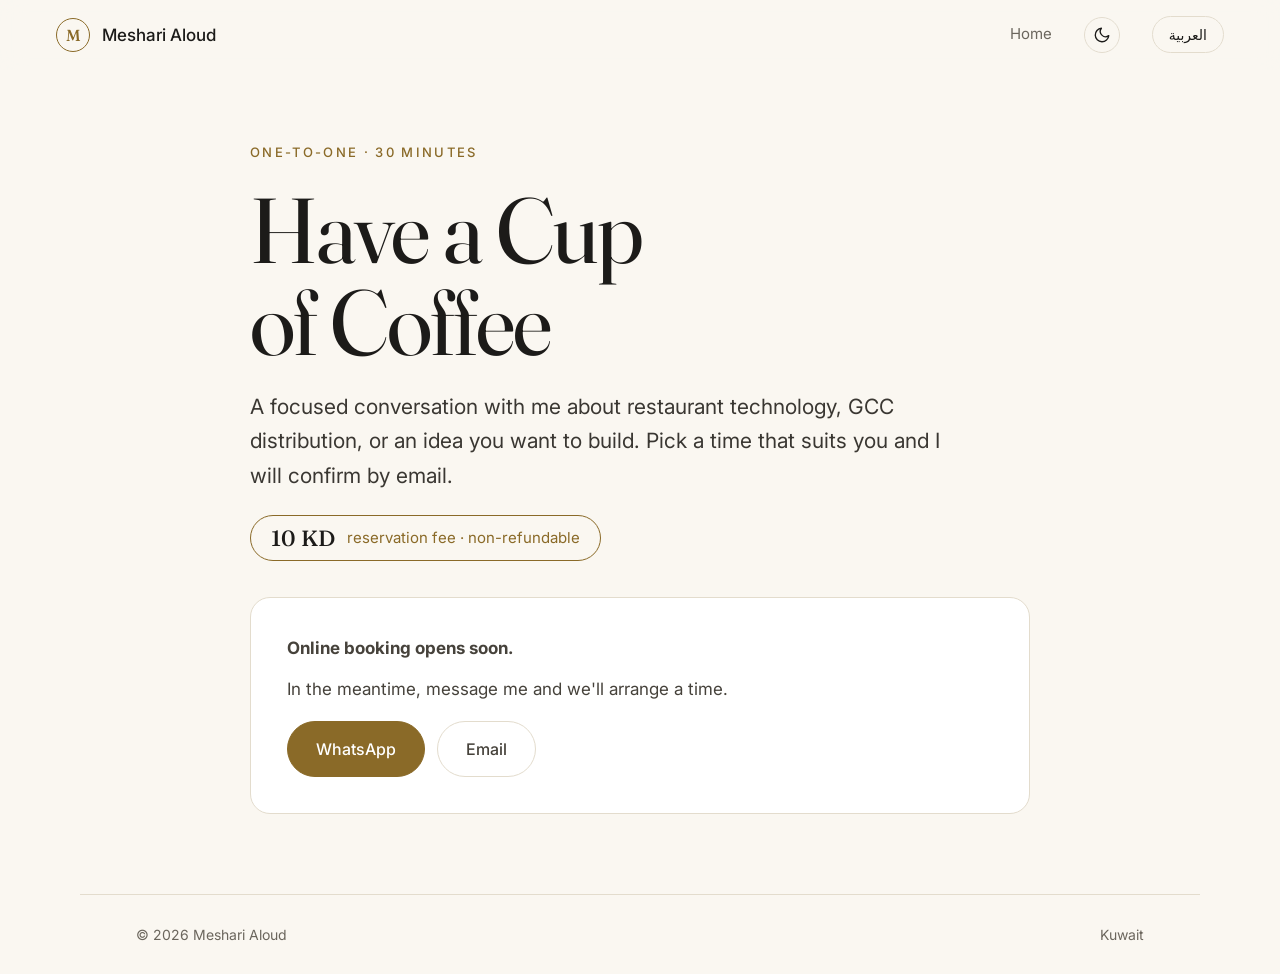
<file: book/index.html>
<!DOCTYPE html>
<html lang="en" dir="ltr">
<head>
<meta charset="utf-8">
<meta name="viewport" content="width=device-width, initial-scale=1">
<title>Have a Cup of Coffee — Book a conversation with Meshari Aloud</title>
<meta name="description" content="Book a 30-minute one-to-one conversation with Meshari Aloud about restaurant tech, GCC distribution or your next idea. Reservation fee 10 KD.">
<meta name="theme-color" content="#161616">
<meta name="color-scheme" content="dark light">
<link rel="canonical" href="https://www.mesharialoud.com/book/">
<meta property="og:title" content="Have a Cup of Coffee — Meshari Aloud">
<meta property="og:description" content="A 30-minute one-to-one conversation. Reservation fee 10 KD.">
<meta property="og:image" content="https://www.mesharialoud.com/assets/og.jpg">
<link rel="preconnect" href="https://fonts.googleapis.com">
<link rel="preconnect" href="https://fonts.gstatic.com" crossorigin>
<link href="https://fonts.googleapis.com/css2?family=Fraunces:opsz,wght@9..144,400;9..144,500&family=Inter:wght@400;500;600&family=IBM+Plex+Sans+Arabic:wght@400;500;600&display=swap" rel="stylesheet">
<script>
(function(){var t=null;try{t=localStorage.getItem("theme")}catch(e){}
if(!t)t=window.matchMedia&&matchMedia("(prefers-color-scheme: light)").matches?"light":"dark";
document.documentElement.dataset.theme=t;})();
</script>
<link rel="stylesheet" href="../style.css">
<link rel="stylesheet" href="book.css">
</head>
<body>

<header class="nav">
  <a class="brand" href="../" aria-label="Meshari Aloud">
    <span class="mark">M</span>
    <span class="brand-name"><span data-l="en">Meshari Aloud</span><span data-l="ar">مشاري العود</span></span>
  </a>
  <nav>
    <a href="../"><span data-l="en">Home</span><span data-l="ar">الرئيسية</span></a>
    <button id="theme" class="icon-btn" type="button" aria-label="Toggle light / dark theme">
      <svg class="i-sun" viewBox="0 0 24 24" aria-hidden="true"><g fill="none" stroke="currentColor" stroke-width="1.8" stroke-linecap="round"><circle cx="12" cy="12" r="4"/><path d="M12 2v2M12 20v2M4.9 4.9l1.4 1.4M17.7 17.7l1.4 1.4M2 12h2M20 12h2M4.9 19.1l1.4-1.4M17.7 6.3l1.4-1.4"/></g></svg>
      <svg class="i-moon" viewBox="0 0 24 24" aria-hidden="true"><path fill="none" stroke="currentColor" stroke-width="1.8" stroke-linecap="round" stroke-linejoin="round" d="M21 12.8A9 9 0 1 1 11.2 3a7 7 0 0 0 9.8 9.8z"/></svg>
    </button>
    <button id="lang" class="lang" type="button" aria-label="Switch language"><span data-l="en">العربية</span><span data-l="ar">English</span></button>
  </nav>
</header>

<main class="bk">
  <div class="bk-hero">
    <p class="eyebrow"><span data-l="en">One-to-one · 30 minutes</span><span data-l="ar">لقاء فردي · ٣٠ دقيقة</span></p>
    <h1><span data-l="en">Have a Cup<br>of Coffee</span><span data-l="ar">فنجان<br>قهوة</span></h1>
    <p class="lead">
      <span data-l="en">A focused conversation with me about restaurant technology, GCC distribution, or an idea you want to build. Pick a time that suits you and I will confirm by email.</span>
      <span data-l="ar">حديث مركّز معي حول تقنية المطاعم أو التوزيع في الخليج أو فكرة تريد تنفيذها. اختر الوقت المناسب وسأؤكد الموعد عبر البريد الإلكتروني.</span>
    </p>
    <p class="fee"><b>10 <span data-l="en">KD</span><span data-l="ar">د.ك</span></b>
      <span data-l="en">reservation fee · non-refundable</span><span data-l="ar">رسوم الحجز · غير قابلة للاسترداد</span></p>
  </div>

  <div class="bk-card" id="panel" aria-live="polite">
    <div id="loading" class="note"><span data-l="en">Loading available times…</span><span data-l="ar">جارٍ تحميل المواعيد المتاحة…</span></div>

    <div id="closed" class="note" hidden>
      <p><b><span data-l="en">Online booking opens soon.</span><span data-l="ar">الحجز الإلكتروني سيُفتح قريباً.</span></b></p>
      <p><span data-l="en">In the meantime, message me and we'll arrange a time.</span><span data-l="ar">في الأثناء، راسلني لنتفق على موعد.</span></p>
      <div class="row"><a class="btn primary" id="cWa" target="_blank" rel="noopener">WhatsApp</a><a class="btn ghost" id="cMail"><span data-l="en">Email</span><span data-l="ar">البريد</span></a></div>
    </div>

    <form id="form" hidden novalidate>
      <h2 class="step"><i>1</i><span data-l="en">Choose a day</span><span data-l="ar">اختر اليوم</span></h2>
      <div id="days" class="chips" role="listbox"></div>

      <h2 class="step"><i>2</i><span data-l="en">Choose a time <small>(Kuwait time)</small></span><span data-l="ar">اختر الوقت <small>(بتوقيت الكويت)</small></span></h2>
      <div id="times" class="chips times"><p class="muted"><span data-l="en">Select a day first.</span><span data-l="ar">اختر اليوم أولاً.</span></p></div>

      <h2 class="step"><i>3</i><span data-l="en">Your details</span><span data-l="ar">بياناتك</span></h2>
      <div class="grid2">
        <label><span data-l="en">Full name</span><span data-l="ar">الاسم الكامل</span><input id="fName" autocomplete="name" maxlength="80" required></label>
        <label><span data-l="en">Phone / WhatsApp</span><span data-l="ar">الجوال / واتساب</span><input id="fPhone" type="tel" dir="ltr" inputmode="tel" autocomplete="tel" placeholder="+965 …" maxlength="20" required></label>
      </div>
      <label><span data-l="en">Email</span><span data-l="ar">البريد الإلكتروني</span><input id="fEmail" type="email" dir="ltr" autocomplete="email" maxlength="254" required></label>
      <label><span data-l="en">What would you like to talk about? <small>(optional)</small></span><span data-l="ar">ما الذي تود مناقشته؟ <small>(اختياري)</small></span><textarea id="fNote" rows="3" maxlength="600"></textarea></label>
      <input id="fHp" class="hp" tabindex="-1" autocomplete="off" aria-hidden="true">
      <div id="ts"></div>

      <label class="check"><input type="checkbox" id="fAgree">
        <span><span data-l="en">I understand the 10 KD reservation fee is non-refundable. I'll receive the payment details once my time is confirmed.</span><span data-l="ar">أفهم أن رسوم الحجز ١٠ د.ك غير قابلة للاسترداد، وسأستلم تفاصيل الدفع بعد تأكيد الموعد.</span></span></label>

      <p id="summary" class="summary" hidden></p>
      <p id="error" class="error" role="alert" hidden></p>
      <button class="btn primary big" id="submit" type="submit" disabled><span data-l="en">Request this time</span><span data-l="ar">اطلب هذا الموعد</span></button>
    </form>

    <div id="done" class="note done" hidden>
      <h2><span data-l="en">Request sent ☕</span><span data-l="ar">تم إرسال الطلب ☕</span></h2>
      <p id="doneWhen"></p>
      <p><span data-l="en">I'll confirm by email shortly. Please check your spam folder if you don't see it.</span><span data-l="ar">سأؤكد الموعد عبر البريد الإلكتروني قريباً. تحقق من مجلد الرسائل غير المرغوبة إن لم تجدها.</span></p>
      <a class="btn ghost" href="../"><span data-l="en">Back to home</span><span data-l="ar">العودة للرئيسية</span></a>
    </div>
  </div>
</main>

<footer>
  <span>© <span id="year">2026</span> Meshari Aloud</span>
  <span><span data-l="en">Kuwait</span><span data-l="ar">الكويت</span></span>
</footer>

<script src="config.js"></script>
<script src="book.js"></script>
</body>
</html>
</file>
<file: style.css>
:root{
  --bg:#161616; --bg2:#1d1d1d; --line:#2e2e2e;
  --ink:#f4f1ea; --mute:#a7a29a; --accent:#c9a96a; --accent-hover:#dcc185;
  --soft:#d8d4cb; --soft2:#cfcac0; --soft3:#bdb8ae; --btn-ink:#161616;
  --nav-bg:rgba(22,22,22,.82); --shadow:var(--shadow);
  --serif:'Fraunces',Georgia,serif;
  --sans:'Inter',system-ui,-apple-system,'Segoe UI',sans-serif;
  --max:1120px;
  color-scheme:dark;
}
html[data-theme=light]{
  --bg:#faf7f1; --bg2:#ffffff; --line:#e3dccd;
  --ink:#1c1b19; --mute:#6b665d; --accent:#8a6a28; --accent-hover:#a07c30;
  --soft:#3a3732; --soft2:#46423b; --soft3:#55514a; --btn-ink:#ffffff;
  --nav-bg:rgba(250,247,241,.85); --shadow:rgba(60,45,15,.25);
  color-scheme:light;
}
body,.nav,.card,.btn,.links a,.lang,.icon-btn,.frame{transition:background-color .25s,color .25s,border-color .25s}
*{box-sizing:border-box;margin:0;padding:0}
html{scroll-behavior:smooth}
body{background:var(--bg);color:var(--ink);font:400 17px/1.65 var(--sans);-webkit-font-smoothing:antialiased}
html[lang=ar] body{font-family:'IBM Plex Sans Arabic','Inter',system-ui,sans-serif;line-height:1.9}
a{color:inherit;text-decoration:none}
img{display:block;max-width:100%;height:auto}
ul{list-style:none}

/* language switching */
html[lang=en] [data-l=ar], html[lang=ar] [data-l=en]{display:none}

/* nav */
.nav{position:sticky;top:0;z-index:10;display:flex;justify-content:space-between;align-items:center;
  padding:16px clamp(20px,5vw,56px);background:var(--nav-bg);backdrop-filter:blur(12px);border-bottom:1px solid transparent}
.brand{display:flex;align-items:center;gap:12px;font-weight:500}
.mark{display:grid;place-items:center;width:34px;height:34px;border:1px solid var(--accent);border-radius:50%;
  font:500 16px var(--serif);color:var(--accent)}
.nav nav{display:flex;align-items:center;gap:clamp(14px,3vw,32px);font-size:15px;color:var(--mute)}
.nav nav a:hover{color:var(--ink)}
.lang{background:none;color:var(--ink);border:1px solid var(--line);border-radius:999px;padding:6px 16px;font:inherit;font-size:14px;cursor:pointer;transition:.2s}
.lang:hover{border-color:var(--accent);color:var(--accent)}

/* hero */
.hero{max-width:var(--max);margin:0 auto;padding:clamp(40px,8vw,96px) clamp(20px,5vw,56px);
  display:grid;grid-template-columns:1.1fr .9fr;gap:clamp(32px,6vw,80px);align-items:center}
.eyebrow{color:var(--accent);letter-spacing:.18em;text-transform:uppercase;font-size:13px;font-weight:500;margin-bottom:20px}
html[lang=ar] .eyebrow{letter-spacing:0;font-size:15px}
h1{font:400 clamp(56px,9vw,112px)/.98 var(--serif);letter-spacing:-.02em;margin-bottom:28px}
html[lang=ar] h1{font-family:'IBM Plex Sans Arabic',sans-serif;font-weight:600;line-height:1.2;letter-spacing:0}
.lead{font-size:clamp(18px,2vw,21px);color:var(--soft);max-width:34em;margin-bottom:36px}
.cta{display:flex;flex-wrap:wrap;gap:12px}
.btn{padding:14px 28px;border-radius:999px;font-weight:500;font-size:16px;transition:.2s;border:1px solid var(--line)}
.btn.primary{background:var(--accent);color:var(--btn-ink);border-color:var(--accent)}
.btn.primary:hover{background:var(--accent-hover);border-color:var(--accent-hover)}
.btn.ghost:hover{border-color:var(--accent);color:var(--accent)}

.portrait{position:relative;justify-self:center;width:min(100%,400px)}
.frame{border-radius:200px 200px 16px 16px;overflow:hidden;aspect-ratio:4/5.2;background:var(--bg2);
  box-shadow:0 0 0 1px var(--line),0 30px 60px -20px var(--shadow)}
.frame img{width:100%;height:100%;object-fit:cover;object-position:50% 12%}
.portrait::before{content:"";position:absolute;inset:-14px -14px 14px 14px;border:1px solid var(--accent);opacity:.45;
  border-radius:214px 214px 16px 16px;z-index:-1}
html[dir=rtl] .portrait::before{inset:-14px 14px 14px -14px}
figcaption{margin-top:34px;text-align:center;color:var(--mute);font-size:14px;letter-spacing:.06em}

/* markets strip */
.strip{border-block:1px solid var(--line);padding:22px clamp(20px,5vw,56px);display:flex;flex-wrap:wrap;gap:12px 36px;
  justify-content:center;align-items:center;color:var(--mute);font-size:15px}
.strip-label{color:var(--accent);font-size:13px;letter-spacing:.14em;text-transform:uppercase}
html[lang=ar] .strip-label{letter-spacing:0;font-size:15px}
.strip ul{display:flex;flex-wrap:wrap;gap:8px 28px;justify-content:center}

/* sections */
section:not(.hero):not(.strip){max-width:var(--max);margin:0 auto;padding:clamp(64px,10vw,120px) clamp(20px,5vw,56px)}
.sec-title{font:500 13px var(--sans);letter-spacing:.2em;text-transform:uppercase;color:var(--accent);margin-bottom:40px}
html[lang=ar] .sec-title{letter-spacing:0;font-size:16px}

.about-grid{display:grid;grid-template-columns:1fr 1fr;gap:clamp(28px,6vw,80px)}
.big{font:400 clamp(28px,4vw,44px)/1.2 var(--serif);letter-spacing:-.01em}
html[lang=ar] .big{font-family:'IBM Plex Sans Arabic',sans-serif;font-weight:500;line-height:1.5}
.prose p{color:var(--soft2);margin-bottom:20px}

.cards{display:grid;grid-template-columns:repeat(2,1fr);gap:20px}
.card{background:var(--bg2);border:1px solid var(--line);border-radius:18px;padding:32px 28px;display:flex;flex-direction:column;gap:10px;
  transition:transform .25s,border-color .25s}
.card:hover{transform:translateY(-4px);border-color:var(--accent)}
.num{font:400 14px var(--serif);color:var(--accent);margin-bottom:18px}
.card h3{font:400 30px/1.1 var(--serif)}
html[lang=ar] .card h3{font-family:'IBM Plex Sans Arabic',sans-serif;font-weight:600;font-size:26px}
.role{color:var(--accent);font-size:14px;font-weight:500}
.card p:not(.role){color:var(--soft3);font-size:16px}
.more{margin-top:auto;padding-top:18px;color:var(--ink);font-weight:500;font-size:15px}
.more:hover{color:var(--accent)}
html[dir=rtl] .more i{display:inline-block;transform:scaleX(-1)}

/* contact */
.contact{text-align:center}
.contact h2{font:400 clamp(44px,8vw,88px)/1 var(--serif);letter-spacing:-.02em;margin-bottom:20px}
html[lang=ar] .contact h2{font-family:'IBM Plex Sans Arabic',sans-serif;font-weight:600}
.contact>p{color:var(--mute);max-width:30em;margin:0 auto 36px}
.links{display:flex;flex-wrap:wrap;gap:12px;justify-content:center}
.links a{display:inline-flex;align-items:center;gap:10px;padding:12px 24px;border:1px solid var(--line);border-radius:999px;font-weight:500;transition:.2s}
.links a:hover{border-color:var(--accent);color:var(--accent)}

footer{display:flex;justify-content:space-between;gap:12px;flex-wrap:wrap;max-width:var(--max);margin:0 auto;
  padding:28px clamp(20px,5vw,56px);border-top:1px solid var(--line);color:var(--mute);font-size:14px}

/* motion */
.reveal{opacity:0;transform:translateY(18px);transition:opacity .8s ease,transform .8s ease}
.reveal.in{opacity:1;transform:none}
@media (prefers-reduced-motion:reduce){.reveal{opacity:1;transform:none;transition:none}html{scroll-behavior:auto}}

/* responsive */
@media (max-width:860px){
  .hero{grid-template-columns:1fr}
  .portrait{order:-1;width:min(78%,320px)}
  .about-grid,.cards{grid-template-columns:1fr}
  .nav nav a{display:none}
}

.links svg{width:20px;height:20px;flex:none}

.links a .sub{color:var(--mute);font-size:14px;font-weight:400;padding-inline-start:10px;border-inline-start:1px solid var(--line)}
.links a:hover .sub{color:inherit}
.icon-btn{display:grid;place-items:center;width:36px;height:36px;background:none;color:var(--ink);border:1px solid var(--line);
  border-radius:50%;cursor:pointer}
.icon-btn:hover{border-color:var(--accent);color:var(--accent)}
.icon-btn svg{width:18px;height:18px}
html[data-theme=dark] .i-moon, html[data-theme=light] .i-sun{display:none}

/* brands */
.brand-grid{display:grid;grid-template-columns:repeat(2,1fr);gap:20px}
.brand-card{display:flex;gap:26px;align-items:center;background:var(--bg2);border:1px solid var(--line);border-radius:18px;padding:28px;
  transition:transform .25s,border-color .25s}
.brand-card:hover{transform:translateY(-4px);border-color:var(--accent)}
.logo{flex:none;width:132px;height:132px;border-radius:24px;overflow:hidden;border:1px solid var(--line)}
.logo-dark{background:#050707;border-color:#050707}
.logo-light{background:#fff;border-color:#e3dccd}
.logo img{width:100%;height:100%;object-fit:cover}
.brand-card h3{font:400 30px/1.1 var(--serif);margin-bottom:6px}
.brand-card .role{margin-bottom:4px}
.where{color:var(--mute);font-size:15px;margin-bottom:16px}
.brand-links{display:flex;flex-wrap:wrap;gap:10px}
.brand-links a{display:inline-flex;align-items:center;gap:8px;padding:8px 16px;border:1px solid var(--line);border-radius:999px;font-size:14px;font-weight:500;transition:.2s}
.brand-links a:hover{border-color:var(--accent);color:var(--accent)}
.brand-links svg{width:16px;height:16px}
html[lang=ar] .brand-card h3{font-family:'IBM Plex Sans Arabic','Inter',sans-serif;font-weight:600;font-size:26px}
@media (max-width:860px){
  .cards,.brand-grid{grid-template-columns:1fr}
  .brand-card{flex-direction:column;align-items:flex-start}
}

.brand-card.wide{grid-column:1/-1}
.logo-teal{background:#cfe8ea;border-color:#b9dcdf}
.tagline{color:var(--soft2);font-size:16px;margin-bottom:18px;max-width:34em}
.brand-card.wide .brand-links{max-width:46em}
.num-ltr{color:var(--mute);font-weight:400;padding-inline-start:8px;border-inline-start:1px solid var(--line)}
.brand-links a:hover .num-ltr{color:inherit}
</file>
<file: book/book.css>
.bk{max-width:860px;margin:0 auto;padding:clamp(32px,6vw,72px) clamp(20px,5vw,40px) 80px}
.bk-hero{margin-bottom:36px}
.bk-hero h1{font:400 clamp(48px,9vw,92px)/1 var(--serif);letter-spacing:-.02em;margin-bottom:22px}
html[lang=ar] .bk-hero h1{font-family:'IBM Plex Sans Arabic',sans-serif;font-weight:600;line-height:1.2;letter-spacing:0}
.bk-hero .lead{margin-bottom:22px}
.fee{display:inline-flex;gap:12px;align-items:center;border:1px solid var(--accent);color:var(--accent);border-radius:999px;padding:8px 20px;font-size:15px}
.fee b{font:500 22px var(--serif);color:var(--ink)}
.bk-card{background:var(--bg2);border:1px solid var(--line);border-radius:20px;padding:clamp(20px,4vw,36px)}
.note{color:var(--soft2)}.note p{margin-bottom:12px}.row{display:flex;gap:12px;flex-wrap:wrap;margin-top:18px}
[hidden]{display:none!important}
.step{display:flex;align-items:center;gap:12px;font:600 16px var(--sans);margin:30px 0 14px}
.step:first-child{margin-top:0}
html[lang=ar] .step{font-family:'IBM Plex Sans Arabic',sans-serif}
.step i{font-style:normal;display:grid;place-items:center;width:26px;height:26px;border-radius:50%;border:1px solid var(--accent);color:var(--accent);font:500 13px var(--sans)}
.step small{color:var(--mute);font-weight:400}
.chips{display:flex;flex-wrap:wrap;gap:10px}
.chip{background:transparent;color:var(--ink);border:1px solid var(--line);border-radius:12px;padding:10px 16px;font:inherit;font-size:15px;cursor:pointer;transition:.15s;min-width:84px;text-align:center}
.chip small{display:block;color:var(--mute);font-size:12px}
.chip:hover{border-color:var(--accent)}
.chip.on{background:var(--accent);border-color:var(--accent);color:var(--btn-ink)}
.chip.on small{color:inherit;opacity:.8}
.times .chip{min-width:72px;padding:9px 14px}
.muted{color:var(--mute);font-size:15px}
label{display:block;margin-top:14px;color:var(--soft2);font-size:14px}
label small{color:var(--mute)}
label input,label textarea{display:block;width:100%;margin-top:6px;padding:12px 14px;background:var(--bg);color:var(--ink);border:1px solid var(--line);border-radius:10px;font:inherit;font-size:16px}
label input:focus,label textarea:focus{outline:none;border-color:var(--accent)}
label input.bad{border-color:#e06a6a}
.grid2{display:grid;grid-template-columns:1fr 1fr;gap:14px}
.grid2 label{margin-top:0}
.check{display:flex;gap:12px;align-items:flex-start;margin-top:22px;font-size:14px}
.check input{width:auto;margin-top:4px;accent-color:var(--accent)}
.hp{position:absolute;width:1px;height:1px;opacity:0;overflow:hidden;clip:rect(0 0 0 0);pointer-events:none;margin:0;padding:0;border:0}
.summary{margin-top:20px;color:var(--accent);font-weight:500}
.error{margin-top:14px;color:#e06a6a}
.big{margin-top:20px;font-size:17px;padding:15px 34px;border:1px solid var(--accent);cursor:pointer;font-family:inherit}
.big:disabled{opacity:.45;cursor:not-allowed}
.done h2{font:400 34px var(--serif);margin-bottom:14px}
html[lang=ar] .done h2{font-family:'IBM Plex Sans Arabic',sans-serif;font-weight:600}
.done .btn{display:inline-block;margin-top:10px}
#ts{margin-top:18px}
@media (max-width:640px){.grid2{grid-template-columns:1fr}.grid2 label{margin-top:14px}.chip{min-width:70px}}
</file>
